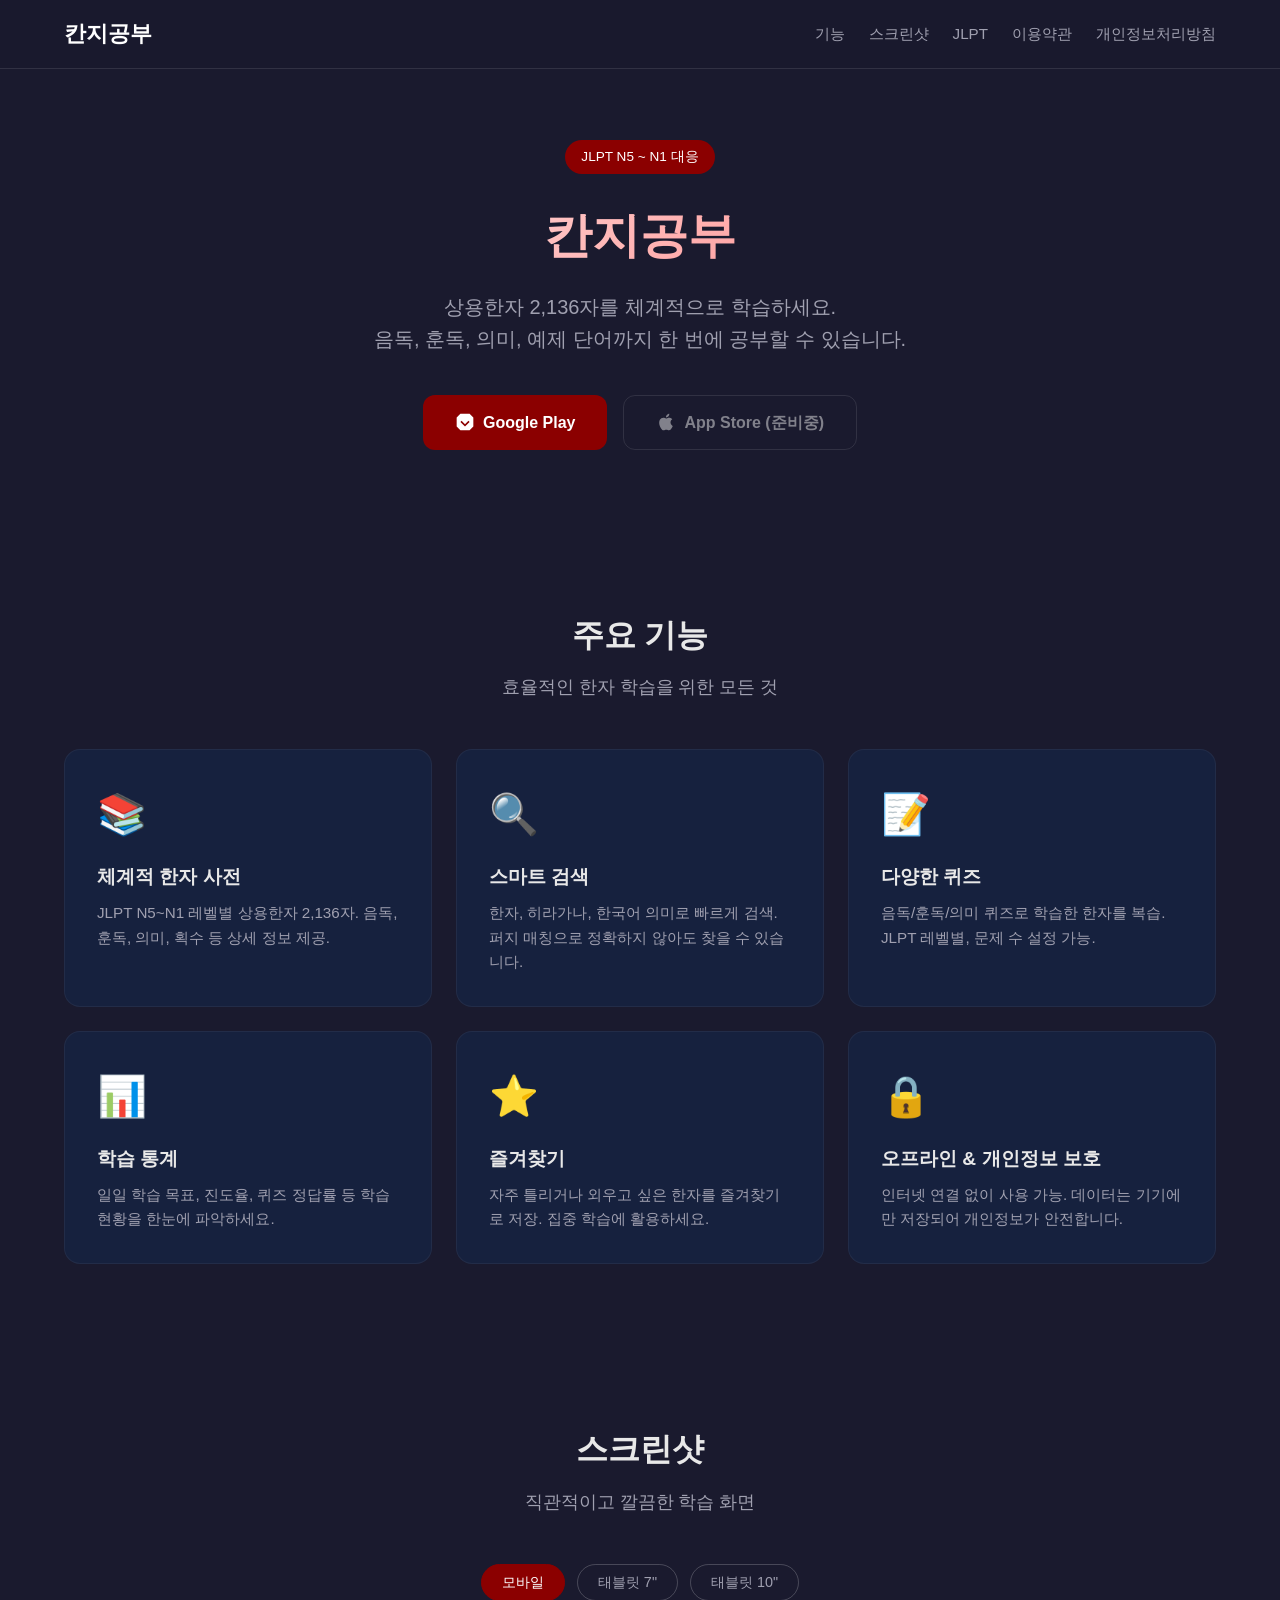
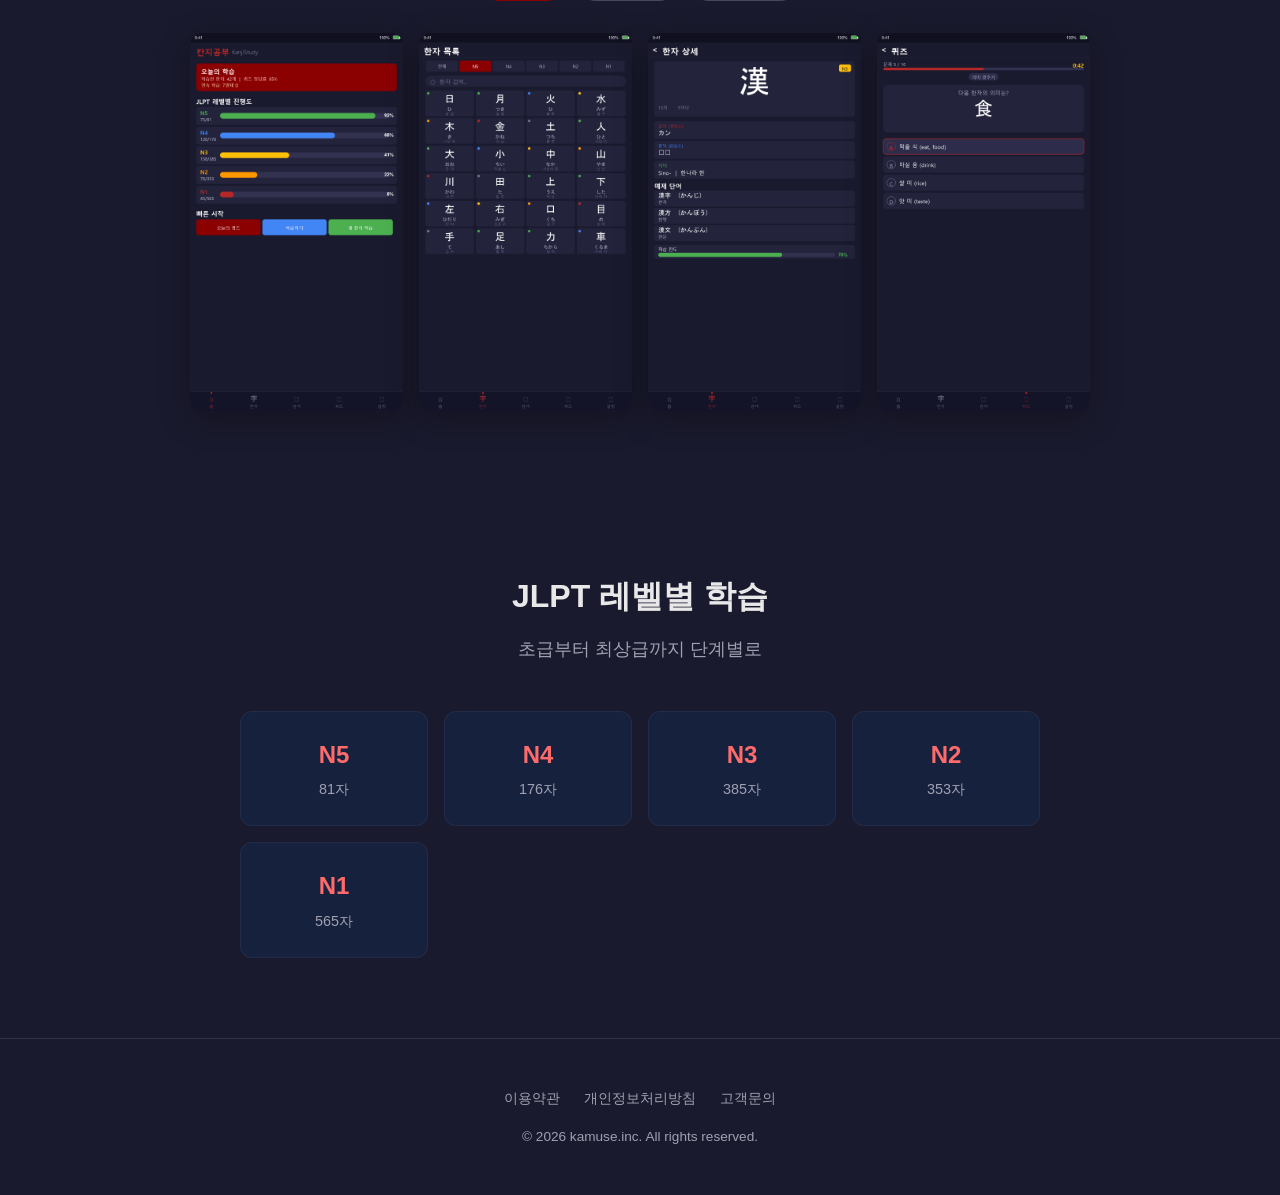
<file: landing/index.html>
<!DOCTYPE html>
<html lang="ko">
<head>
  <meta charset="UTF-8">
  <meta name="viewport" content="width=device-width, initial-scale=1.0">
  <title>칸지공부 - JLPT N5~N1 한자 학습 앱</title>
  <meta name="description" content="칸지공부는 JLPT N5부터 N1까지 상용한자 2,136자를 체계적으로 학습할 수 있는 모바일 앱입니다.">
  <meta name="keywords" content="한자, JLPT, 일본어, 학습, 칸지, kanji, study">
  <meta property="og:title" content="칸지공부 - JLPT 한자 학습 앱">
  <meta property="og:description" content="JLPT N5~N1 상용한자 2,136자를 체계적으로 학습하세요.">
  <meta property="og:type" content="website">
  <link rel="stylesheet" href="styles.css">
</head>
<body>

  <!-- Header -->
  <header class="header">
    <div class="container">
      <div class="logo">
        <span>칸지공부</span>
      </div>
      <nav class="nav">
        <a href="#features">기능</a>
        <a href="#screenshots">스크린샷</a>
        <a href="#jlpt">JLPT</a>
        <a href="terms.html">이용약관</a>
        <a href="privacy.html">개인정보처리방침</a>
      </nav>
    </div>
  </header>

  <!-- Hero -->
  <section class="hero">
    <div class="container">
      <div class="badge">JLPT N5 ~ N1 대응</div>
      <h1>칸지공부</h1>
      <p class="subtitle">
        상용한자 2,136자를 체계적으로 학습하세요.<br>
        음독, 훈독, 의미, 예제 단어까지 한 번에 공부할 수 있습니다.
      </p>
      <div class="cta-buttons">
        <a href="https://play.google.com/store/apps/details?id=com.kanjistudy.app" class="btn btn-primary">
          <svg width="20" height="20" viewBox="0 0 24 24" fill="currentColor"><path d="M17.523 2H6.477L2 6.477v11.046L6.477 22h11.046L22 17.523V6.477L17.523 2zM12 17.5l-5.5-5.5 1.41-1.41L12 14.67l4.09-4.08L17.5 12 12 17.5z"/></svg>
          Google Play
        </a>
        <span class="btn btn-secondary" style="opacity: 0.5; cursor: default;">
          <svg width="20" height="20" viewBox="0 0 24 24" fill="currentColor"><path d="M18.71 19.5c-.83 1.24-1.71 2.45-3.05 2.47-1.34.03-1.77-.79-3.29-.79-1.53 0-2 .77-3.27.82-1.31.05-2.3-1.32-3.14-2.53C4.25 17 2.94 12.45 4.7 9.39c.87-1.52 2.43-2.48 4.12-2.51 1.28-.02 2.5.87 3.29.87.78 0 2.26-1.07 3.8-.91.65.03 2.47.26 3.64 1.98-.09.06-2.17 1.28-2.15 3.81.03 3.02 2.65 4.03 2.68 4.04-.03.07-.42 1.44-1.38 2.83M13 3.5c.73-.83 1.94-1.46 2.94-1.5.13 1.17-.34 2.35-1.04 3.19-.69.85-1.83 1.51-2.95 1.42-.15-1.15.41-2.35 1.05-3.11z"/></svg>
          App Store (준비중)
        </span>
      </div>
    </div>
  </section>

  <!-- Features -->
  <section class="features" id="features">
    <div class="container">
      <h2 class="section-title">주요 기능</h2>
      <p class="section-subtitle">효율적인 한자 학습을 위한 모든 것</p>
      <div class="features-grid">
        <div class="feature-card">
          <div class="feature-icon">📚</div>
          <h3>체계적 한자 사전</h3>
          <p>JLPT N5~N1 레벨별 상용한자 2,136자. 음독, 훈독, 의미, 획수 등 상세 정보 제공.</p>
        </div>
        <div class="feature-card">
          <div class="feature-icon">🔍</div>
          <h3>스마트 검색</h3>
          <p>한자, 히라가나, 한국어 의미로 빠르게 검색. 퍼지 매칭으로 정확하지 않아도 찾을 수 있습니다.</p>
        </div>
        <div class="feature-card">
          <div class="feature-icon">📝</div>
          <h3>다양한 퀴즈</h3>
          <p>음독/훈독/의미 퀴즈로 학습한 한자를 복습. JLPT 레벨별, 문제 수 설정 가능.</p>
        </div>
        <div class="feature-card">
          <div class="feature-icon">📊</div>
          <h3>학습 통계</h3>
          <p>일일 학습 목표, 진도율, 퀴즈 정답률 등 학습 현황을 한눈에 파악하세요.</p>
        </div>
        <div class="feature-card">
          <div class="feature-icon">⭐</div>
          <h3>즐겨찾기</h3>
          <p>자주 틀리거나 외우고 싶은 한자를 즐겨찾기로 저장. 집중 학습에 활용하세요.</p>
        </div>
        <div class="feature-card">
          <div class="feature-icon">🔒</div>
          <h3>오프라인 & 개인정보 보호</h3>
          <p>인터넷 연결 없이 사용 가능. 데이터는 기기에만 저장되어 개인정보가 안전합니다.</p>
        </div>
      </div>
    </div>
  </section>

  <!-- Screenshots -->
  <section class="screenshots" id="screenshots">
    <div class="container">
      <h2 class="section-title">스크린샷</h2>
      <p class="section-subtitle">직관적이고 깔끔한 학습 화면</p>
      <div class="screenshot-tabs">
        <button class="screenshot-tab active" onclick="showScreenshots('mobile')">모바일</button>
        <button class="screenshot-tab" onclick="showScreenshots('tablet-7')">태블릿 7"</button>
        <button class="screenshot-tab" onclick="showScreenshots('tablet-10')">태블릿 10"</button>
      </div>
      <div class="screenshot-gallery" id="screenshot-gallery">
        <img src="screenshots/mobile-1.png" alt="홈 화면" loading="lazy">
        <img src="screenshots/mobile-2.png" alt="한자 목록" loading="lazy">
        <img src="screenshots/mobile-3.png" alt="한자 상세" loading="lazy">
        <img src="screenshots/mobile-4.png" alt="퀴즈" loading="lazy">
      </div>
    </div>
  </section>

  <!-- JLPT Levels -->
  <section class="jlpt-section" id="jlpt">
    <div class="container">
      <h2 class="section-title">JLPT 레벨별 학습</h2>
      <p class="section-subtitle">초급부터 최상급까지 단계별로</p>
      <div class="jlpt-grid">
        <div class="jlpt-card">
          <div class="level">N5</div>
          <div class="count">81자</div>
        </div>
        <div class="jlpt-card">
          <div class="level">N4</div>
          <div class="count">176자</div>
        </div>
        <div class="jlpt-card">
          <div class="level">N3</div>
          <div class="count">385자</div>
        </div>
        <div class="jlpt-card">
          <div class="level">N2</div>
          <div class="count">353자</div>
        </div>
        <div class="jlpt-card">
          <div class="level">N1</div>
          <div class="count">565자</div>
        </div>
      </div>
    </div>
  </section>

  <!-- Footer -->
  <footer class="footer">
    <div class="container">
      <div class="footer-links">
        <a href="terms.html">이용약관</a>
        <a href="privacy.html">개인정보처리방침</a>
        <a href="mailto:kamuse.app@kamuse.com">고객문의</a>
      </div>
      <p class="copyright">&copy; 2026 kamuse.inc. All rights reserved.</p>
    </div>
  </footer>

  <script>
    function showScreenshots(type) {
      const gallery = document.getElementById('screenshot-gallery');
      const tabs = document.querySelectorAll('.screenshot-tab');
      tabs.forEach(tab => tab.classList.remove('active'));
      event.target.classList.add('active');

      const names = ['1', '2', '3', '4'];
      const labels = ['홈 화면', '한자 목록', '한자 상세', '퀴즈'];
      gallery.innerHTML = names.map((n, i) =>
        `<img src="screenshots/${type}-${n}.png" alt="${labels[i]}" loading="lazy">`
      ).join('');
    }
  </script>

</body>
</html>
</file>
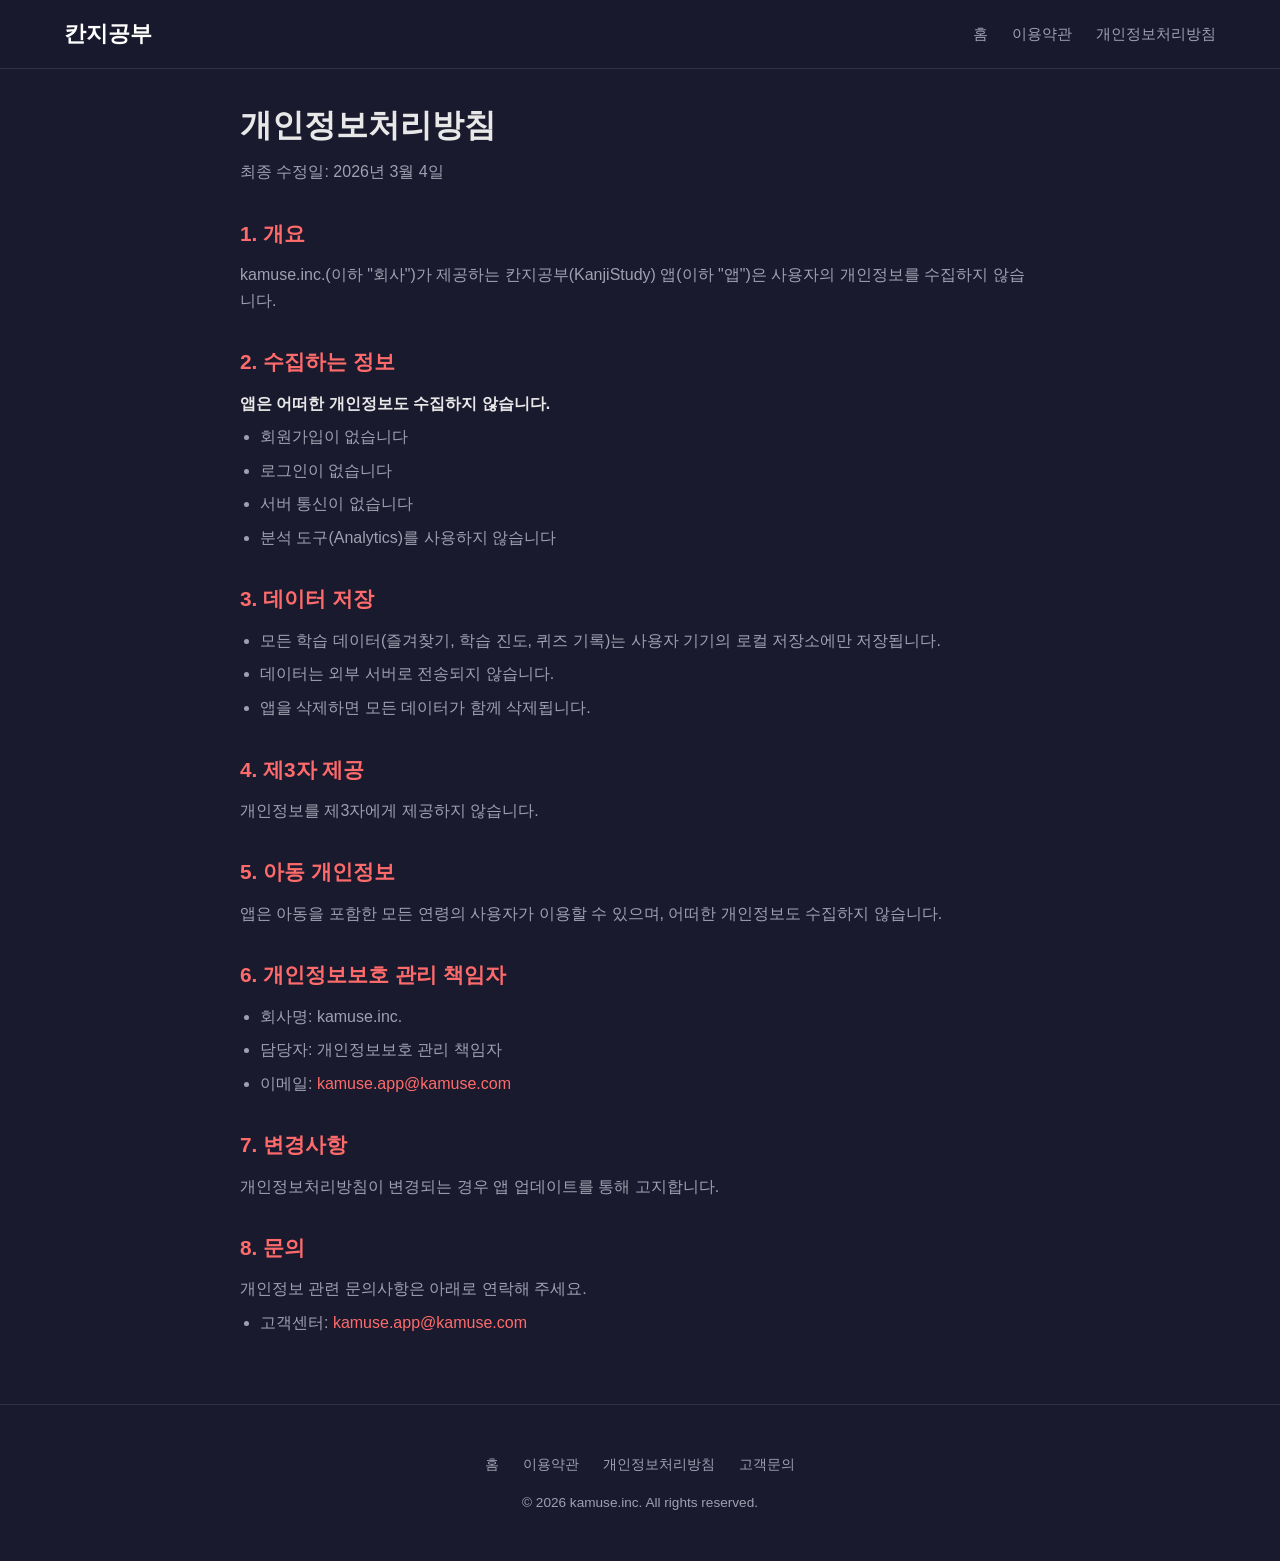
<file: landing/privacy.html>
<!DOCTYPE html>
<html lang="ko">
<head>
  <meta charset="UTF-8">
  <meta name="viewport" content="width=device-width, initial-scale=1.0">
  <title>개인정보처리방침 - 칸지공부</title>
  <meta name="description" content="칸지공부 앱 개인정보처리방침">
  <link rel="stylesheet" href="styles.css">
</head>
<body>

  <!-- Header -->
  <header class="header">
    <div class="container">
      <div class="logo">
        <a href="index.html" style="color: white; text-decoration: none;">칸지공부</a>
      </div>
      <nav class="nav">
        <a href="index.html">홈</a>
        <a href="terms.html">이용약관</a>
        <a href="privacy.html">개인정보처리방침</a>
      </nav>
    </div>
  </header>

  <!-- Content -->
  <div class="container">
    <div class="legal-page">
      <h1>개인정보처리방침</h1>
      <p class="date">최종 수정일: 2026년 3월 4일</p>

      <h2>1. 개요</h2>
      <p>kamuse.inc.(이하 "회사")가 제공하는 칸지공부(KanjiStudy) 앱(이하 "앱")은 사용자의 개인정보를 수집하지 않습니다.</p>

      <h2>2. 수집하는 정보</h2>
      <p><strong>앱은 어떠한 개인정보도 수집하지 않습니다.</strong></p>
      <ul>
        <li>회원가입이 없습니다</li>
        <li>로그인이 없습니다</li>
        <li>서버 통신이 없습니다</li>
        <li>분석 도구(Analytics)를 사용하지 않습니다</li>
      </ul>

      <h2>3. 데이터 저장</h2>
      <ul>
        <li>모든 학습 데이터(즐겨찾기, 학습 진도, 퀴즈 기록)는 사용자 기기의 로컬 저장소에만 저장됩니다.</li>
        <li>데이터는 외부 서버로 전송되지 않습니다.</li>
        <li>앱을 삭제하면 모든 데이터가 함께 삭제됩니다.</li>
      </ul>

      <h2>4. 제3자 제공</h2>
      <p>개인정보를 제3자에게 제공하지 않습니다.</p>

      <h2>5. 아동 개인정보</h2>
      <p>앱은 아동을 포함한 모든 연령의 사용자가 이용할 수 있으며, 어떠한 개인정보도 수집하지 않습니다.</p>

      <h2>6. 개인정보보호 관리 책임자</h2>
      <ul>
        <li>회사명: kamuse.inc.</li>
        <li>담당자: 개인정보보호 관리 책임자</li>
        <li>이메일: <a href="mailto:kamuse.app@kamuse.com">kamuse.app@kamuse.com</a></li>
      </ul>

      <h2>7. 변경사항</h2>
      <p>개인정보처리방침이 변경되는 경우 앱 업데이트를 통해 고지합니다.</p>

      <h2>8. 문의</h2>
      <p>개인정보 관련 문의사항은 아래로 연락해 주세요.</p>
      <ul>
        <li>고객센터: <a href="mailto:kamuse.app@kamuse.com">kamuse.app@kamuse.com</a></li>
      </ul>
    </div>
  </div>

  <!-- Footer -->
  <footer class="footer">
    <div class="container">
      <div class="footer-links">
        <a href="index.html">홈</a>
        <a href="terms.html">이용약관</a>
        <a href="privacy.html">개인정보처리방침</a>
        <a href="mailto:kamuse.app@kamuse.com">고객문의</a>
      </div>
      <p class="copyright">&copy; 2026 kamuse.inc. All rights reserved.</p>
    </div>
  </footer>

</body>
</html>
</file>
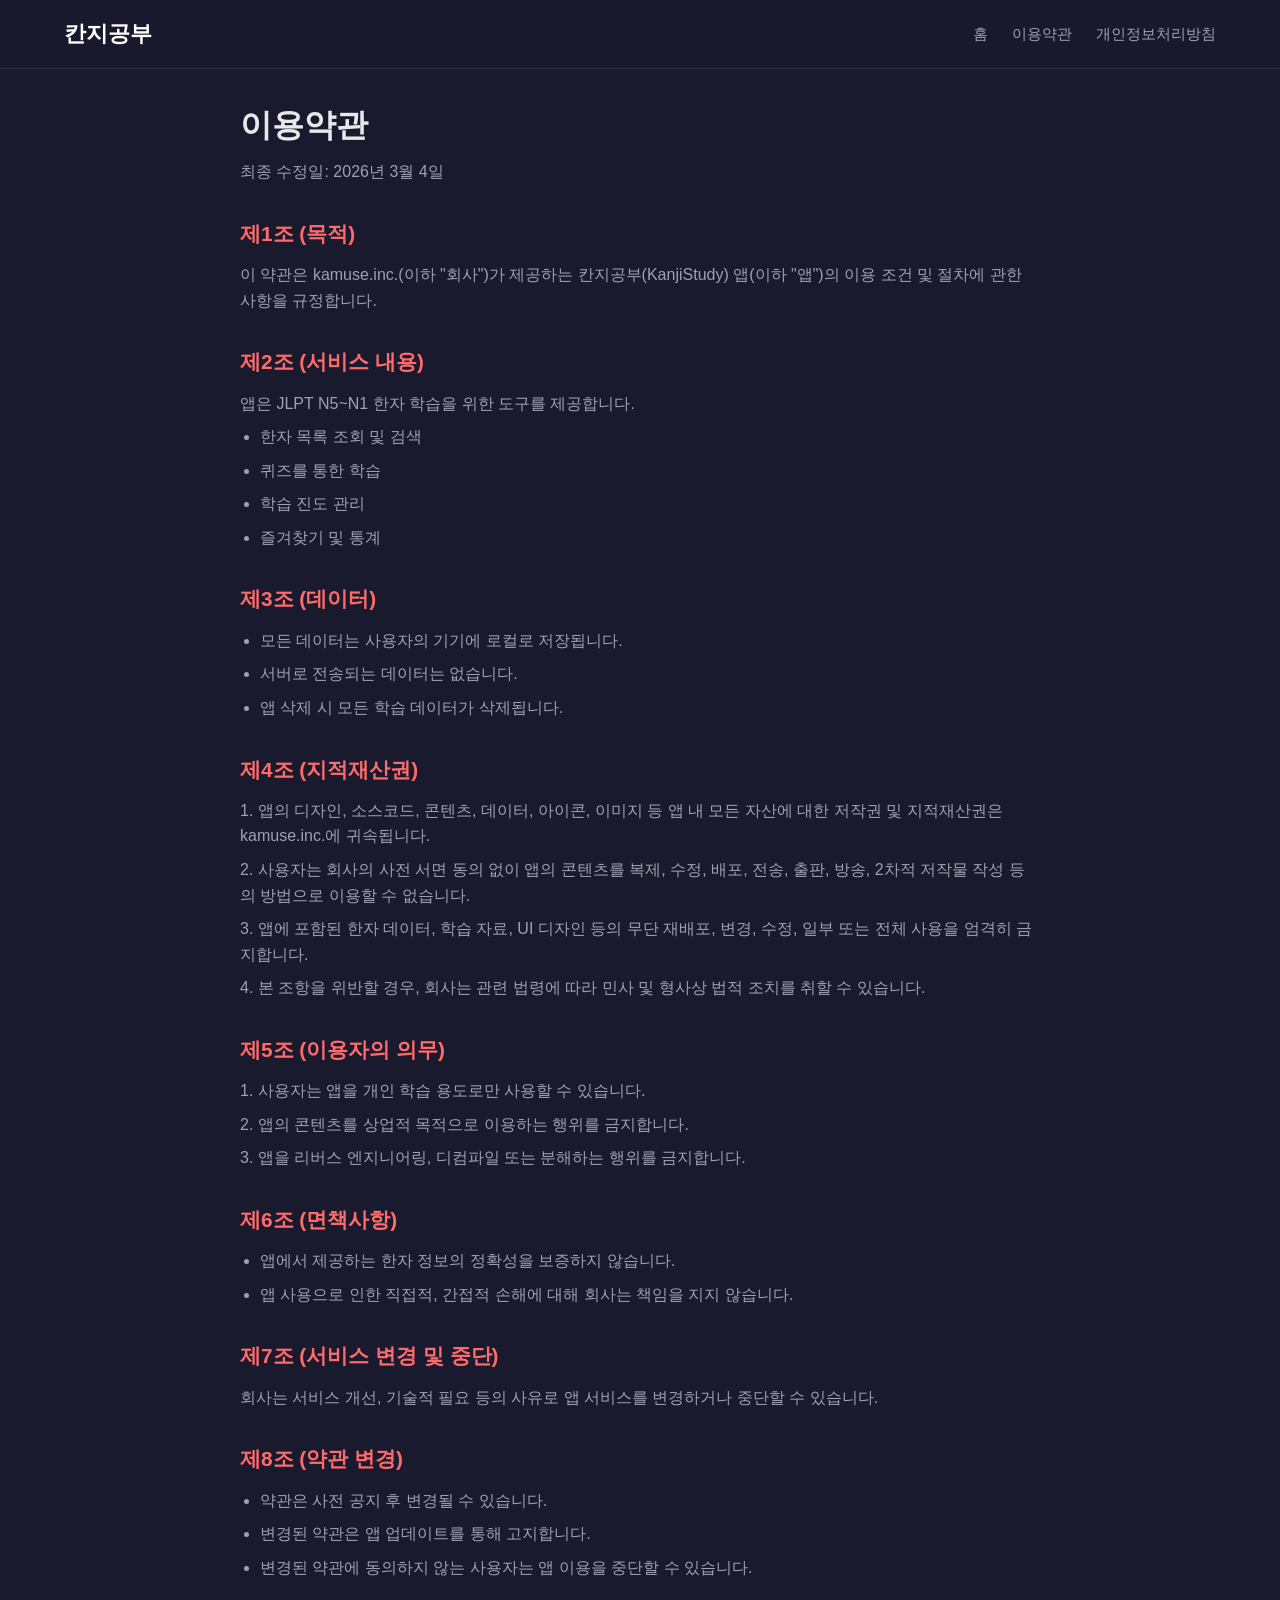
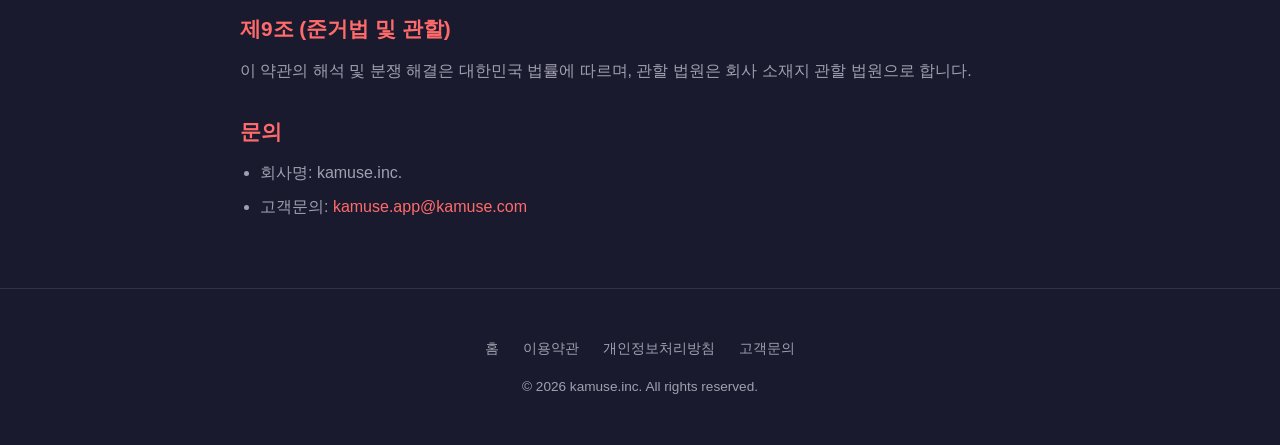
<file: landing/terms.html>
<!DOCTYPE html>
<html lang="ko">
<head>
  <meta charset="UTF-8">
  <meta name="viewport" content="width=device-width, initial-scale=1.0">
  <title>이용약관 - 칸지공부</title>
  <meta name="description" content="칸지공부 앱 이용약관">
  <link rel="stylesheet" href="styles.css">
</head>
<body>

  <!-- Header -->
  <header class="header">
    <div class="container">
      <div class="logo">
        <a href="index.html" style="color: white; text-decoration: none;">칸지공부</a>
      </div>
      <nav class="nav">
        <a href="index.html">홈</a>
        <a href="terms.html">이용약관</a>
        <a href="privacy.html">개인정보처리방침</a>
      </nav>
    </div>
  </header>

  <!-- Content -->
  <div class="container">
    <div class="legal-page">
      <h1>이용약관</h1>
      <p class="date">최종 수정일: 2026년 3월 4일</p>

      <h2>제1조 (목적)</h2>
      <p>이 약관은 kamuse.inc.(이하 "회사")가 제공하는 칸지공부(KanjiStudy) 앱(이하 "앱")의 이용 조건 및 절차에 관한 사항을 규정합니다.</p>

      <h2>제2조 (서비스 내용)</h2>
      <p>앱은 JLPT N5~N1 한자 학습을 위한 도구를 제공합니다.</p>
      <ul>
        <li>한자 목록 조회 및 검색</li>
        <li>퀴즈를 통한 학습</li>
        <li>학습 진도 관리</li>
        <li>즐겨찾기 및 통계</li>
      </ul>

      <h2>제3조 (데이터)</h2>
      <ul>
        <li>모든 데이터는 사용자의 기기에 로컬로 저장됩니다.</li>
        <li>서버로 전송되는 데이터는 없습니다.</li>
        <li>앱 삭제 시 모든 학습 데이터가 삭제됩니다.</li>
      </ul>

      <h2>제4조 (지적재산권)</h2>
      <p>1. 앱의 디자인, 소스코드, 콘텐츠, 데이터, 아이콘, 이미지 등 앱 내 모든 자산에 대한 저작권 및 지적재산권은 kamuse.inc.에 귀속됩니다.</p>
      <p>2. 사용자는 회사의 사전 서면 동의 없이 앱의 콘텐츠를 복제, 수정, 배포, 전송, 출판, 방송, 2차적 저작물 작성 등의 방법으로 이용할 수 없습니다.</p>
      <p>3. 앱에 포함된 한자 데이터, 학습 자료, UI 디자인 등의 무단 재배포, 변경, 수정, 일부 또는 전체 사용을 엄격히 금지합니다.</p>
      <p>4. 본 조항을 위반할 경우, 회사는 관련 법령에 따라 민사 및 형사상 법적 조치를 취할 수 있습니다.</p>

      <h2>제5조 (이용자의 의무)</h2>
      <p>1. 사용자는 앱을 개인 학습 용도로만 사용할 수 있습니다.</p>
      <p>2. 앱의 콘텐츠를 상업적 목적으로 이용하는 행위를 금지합니다.</p>
      <p>3. 앱을 리버스 엔지니어링, 디컴파일 또는 분해하는 행위를 금지합니다.</p>

      <h2>제6조 (면책사항)</h2>
      <ul>
        <li>앱에서 제공하는 한자 정보의 정확성을 보증하지 않습니다.</li>
        <li>앱 사용으로 인한 직접적, 간접적 손해에 대해 회사는 책임을 지지 않습니다.</li>
      </ul>

      <h2>제7조 (서비스 변경 및 중단)</h2>
      <p>회사는 서비스 개선, 기술적 필요 등의 사유로 앱 서비스를 변경하거나 중단할 수 있습니다.</p>

      <h2>제8조 (약관 변경)</h2>
      <ul>
        <li>약관은 사전 공지 후 변경될 수 있습니다.</li>
        <li>변경된 약관은 앱 업데이트를 통해 고지합니다.</li>
        <li>변경된 약관에 동의하지 않는 사용자는 앱 이용을 중단할 수 있습니다.</li>
      </ul>

      <h2>제9조 (준거법 및 관할)</h2>
      <p>이 약관의 해석 및 분쟁 해결은 대한민국 법률에 따르며, 관할 법원은 회사 소재지 관할 법원으로 합니다.</p>

      <h2>문의</h2>
      <ul>
        <li>회사명: kamuse.inc.</li>
        <li>고객문의: <a href="mailto:kamuse.app@kamuse.com">kamuse.app@kamuse.com</a></li>
      </ul>
    </div>
  </div>

  <!-- Footer -->
  <footer class="footer">
    <div class="container">
      <div class="footer-links">
        <a href="index.html">홈</a>
        <a href="terms.html">이용약관</a>
        <a href="privacy.html">개인정보처리방침</a>
        <a href="mailto:kamuse.app@kamuse.com">고객문의</a>
      </div>
      <p class="copyright">&copy; 2026 kamuse.inc. All rights reserved.</p>
    </div>
  </footer>

</body>
</html>
</file>
<file: landing/styles.css>
/* Reset & Base */
*, *::before, *::after {
  box-sizing: border-box;
  margin: 0;
  padding: 0;
}

:root {
  --primary: #8B0000;
  --primary-light: #b71c1c;
  --bg-dark: #1a1a2e;
  --bg-card: #16213e;
  --text: #e8e8e8;
  --text-muted: #a0a0b0;
  --accent: #ff6b6b;
  --max-width: 1200px;
}

html {
  scroll-behavior: smooth;
}

body {
  font-family: -apple-system, BlinkMacSystemFont, 'Segoe UI', Roboto, 'Helvetica Neue', Arial, sans-serif;
  background: var(--bg-dark);
  color: var(--text);
  line-height: 1.6;
}

a {
  color: var(--accent);
  text-decoration: none;
}

a:hover {
  text-decoration: underline;
}

/* Container */
.container {
  max-width: var(--max-width);
  margin: 0 auto;
  padding: 0 24px;
}

/* Header */
.header {
  position: fixed;
  top: 0;
  left: 0;
  right: 0;
  background: rgba(26, 26, 46, 0.95);
  backdrop-filter: blur(10px);
  border-bottom: 1px solid rgba(255,255,255,0.1);
  z-index: 100;
  padding: 16px 0;
}

.header .container {
  display: flex;
  align-items: center;
  justify-content: space-between;
}

.logo {
  display: flex;
  align-items: center;
  gap: 12px;
  font-size: 1.4rem;
  font-weight: 700;
  color: white;
}

.logo img {
  width: 40px;
  height: 40px;
  border-radius: 10px;
}

.nav {
  display: flex;
  gap: 24px;
  align-items: center;
}

.nav a {
  color: var(--text-muted);
  font-size: 0.95rem;
  transition: color 0.2s;
}

.nav a:hover {
  color: white;
  text-decoration: none;
}

/* Hero */
.hero {
  padding: 140px 0 80px;
  text-align: center;
}

.hero h1 {
  font-size: 3rem;
  font-weight: 800;
  margin-bottom: 16px;
  background: linear-gradient(135deg, #fff, var(--accent));
  -webkit-background-clip: text;
  -webkit-text-fill-color: transparent;
  background-clip: text;
}

.hero .subtitle {
  font-size: 1.25rem;
  color: var(--text-muted);
  margin-bottom: 40px;
  max-width: 600px;
  margin-left: auto;
  margin-right: auto;
}

.hero .badge {
  display: inline-block;
  background: var(--primary);
  color: white;
  padding: 6px 16px;
  border-radius: 20px;
  font-size: 0.85rem;
  margin-bottom: 24px;
}

.cta-buttons {
  display: flex;
  gap: 16px;
  justify-content: center;
  flex-wrap: wrap;
}

.btn {
  display: inline-flex;
  align-items: center;
  gap: 8px;
  padding: 14px 32px;
  border-radius: 12px;
  font-size: 1rem;
  font-weight: 600;
  transition: all 0.2s;
  border: none;
  cursor: pointer;
}

.btn-primary {
  background: var(--primary);
  color: white;
}

.btn-primary:hover {
  background: var(--primary-light);
  text-decoration: none;
  transform: translateY(-2px);
}

.btn-secondary {
  background: transparent;
  color: var(--text);
  border: 1px solid rgba(255,255,255,0.2);
}

.btn-secondary:hover {
  background: rgba(255,255,255,0.05);
  text-decoration: none;
}

/* Features */
.features {
  padding: 80px 0;
}

.section-title {
  text-align: center;
  font-size: 2rem;
  font-weight: 700;
  margin-bottom: 12px;
}

.section-subtitle {
  text-align: center;
  color: var(--text-muted);
  margin-bottom: 48px;
  font-size: 1.1rem;
}

.features-grid {
  display: grid;
  grid-template-columns: repeat(auto-fit, minmax(280px, 1fr));
  gap: 24px;
}

.feature-card {
  background: var(--bg-card);
  border-radius: 16px;
  padding: 32px;
  border: 1px solid rgba(255,255,255,0.05);
  transition: transform 0.2s, border-color 0.2s;
}

.feature-card:hover {
  transform: translateY(-4px);
  border-color: rgba(255,255,255,0.15);
}

.feature-icon {
  font-size: 2.5rem;
  margin-bottom: 16px;
}

.feature-card h3 {
  font-size: 1.2rem;
  margin-bottom: 8px;
}

.feature-card p {
  color: var(--text-muted);
  font-size: 0.95rem;
}

/* Screenshots */
.screenshots {
  padding: 80px 0;
}

.screenshot-tabs {
  display: flex;
  justify-content: center;
  gap: 12px;
  margin-bottom: 32px;
}

.screenshot-tab {
  padding: 8px 20px;
  border-radius: 20px;
  border: 1px solid rgba(255,255,255,0.2);
  background: transparent;
  color: var(--text-muted);
  cursor: pointer;
  font-size: 0.9rem;
  transition: all 0.2s;
}

.screenshot-tab.active,
.screenshot-tab:hover {
  background: var(--primary);
  border-color: var(--primary);
  color: white;
}

.screenshot-gallery {
  display: grid;
  grid-template-columns: repeat(4, 1fr);
  gap: 16px;
  max-width: 900px;
  margin: 0 auto;
}

.screenshot-gallery img {
  width: 100%;
  border-radius: 12px;
  box-shadow: 0 8px 32px rgba(0,0,0,0.3);
  transition: transform 0.2s;
}

.screenshot-gallery img:hover {
  transform: scale(1.02);
}

/* JLPT Levels */
.jlpt-section {
  padding: 80px 0;
}

.jlpt-grid {
  display: grid;
  grid-template-columns: repeat(auto-fit, minmax(180px, 1fr));
  gap: 16px;
  max-width: 800px;
  margin: 0 auto;
}

.jlpt-card {
  background: var(--bg-card);
  border-radius: 12px;
  padding: 24px;
  text-align: center;
  border: 1px solid rgba(255,255,255,0.05);
}

.jlpt-card .level {
  font-size: 1.5rem;
  font-weight: 800;
  color: var(--accent);
}

.jlpt-card .count {
  color: var(--text-muted);
  font-size: 0.9rem;
  margin-top: 4px;
}

/* Footer */
.footer {
  padding: 48px 0;
  border-top: 1px solid rgba(255,255,255,0.1);
  text-align: center;
}

.footer-links {
  display: flex;
  justify-content: center;
  gap: 24px;
  margin-bottom: 16px;
}

.footer-links a {
  color: var(--text-muted);
  font-size: 0.9rem;
}

.footer-links a:hover {
  color: white;
}

.footer .copyright {
  color: var(--text-muted);
  font-size: 0.85rem;
}

/* Responsive */
@media (max-width: 768px) {
  .hero h1 {
    font-size: 2rem;
  }

  .hero .subtitle {
    font-size: 1rem;
  }

  .nav {
    gap: 16px;
  }

  .screenshot-gallery {
    grid-template-columns: repeat(2, 1fr);
  }

  .features-grid {
    grid-template-columns: 1fr;
  }

  .cta-buttons {
    flex-direction: column;
    align-items: center;
  }
}

@media (max-width: 480px) {
  .nav {
    display: none;
  }

  .hero {
    padding: 120px 0 60px;
  }

  .hero h1 {
    font-size: 1.75rem;
  }

  .screenshot-gallery {
    grid-template-columns: 1fr 1fr;
    gap: 8px;
  }
}

/* Legal pages */
.legal-page {
  padding: 100px 0 60px;
  max-width: 800px;
  margin: 0 auto;
}

.legal-page h1 {
  font-size: 2rem;
  margin-bottom: 8px;
}

.legal-page .date {
  color: var(--text-muted);
  margin-bottom: 32px;
}

.legal-page h2 {
  font-size: 1.3rem;
  margin-top: 32px;
  margin-bottom: 12px;
  color: var(--accent);
}

.legal-page p,
.legal-page li {
  color: var(--text-muted);
  margin-bottom: 8px;
}

.legal-page ul {
  padding-left: 20px;
}

.legal-page strong {
  color: var(--text);
}
</file>
